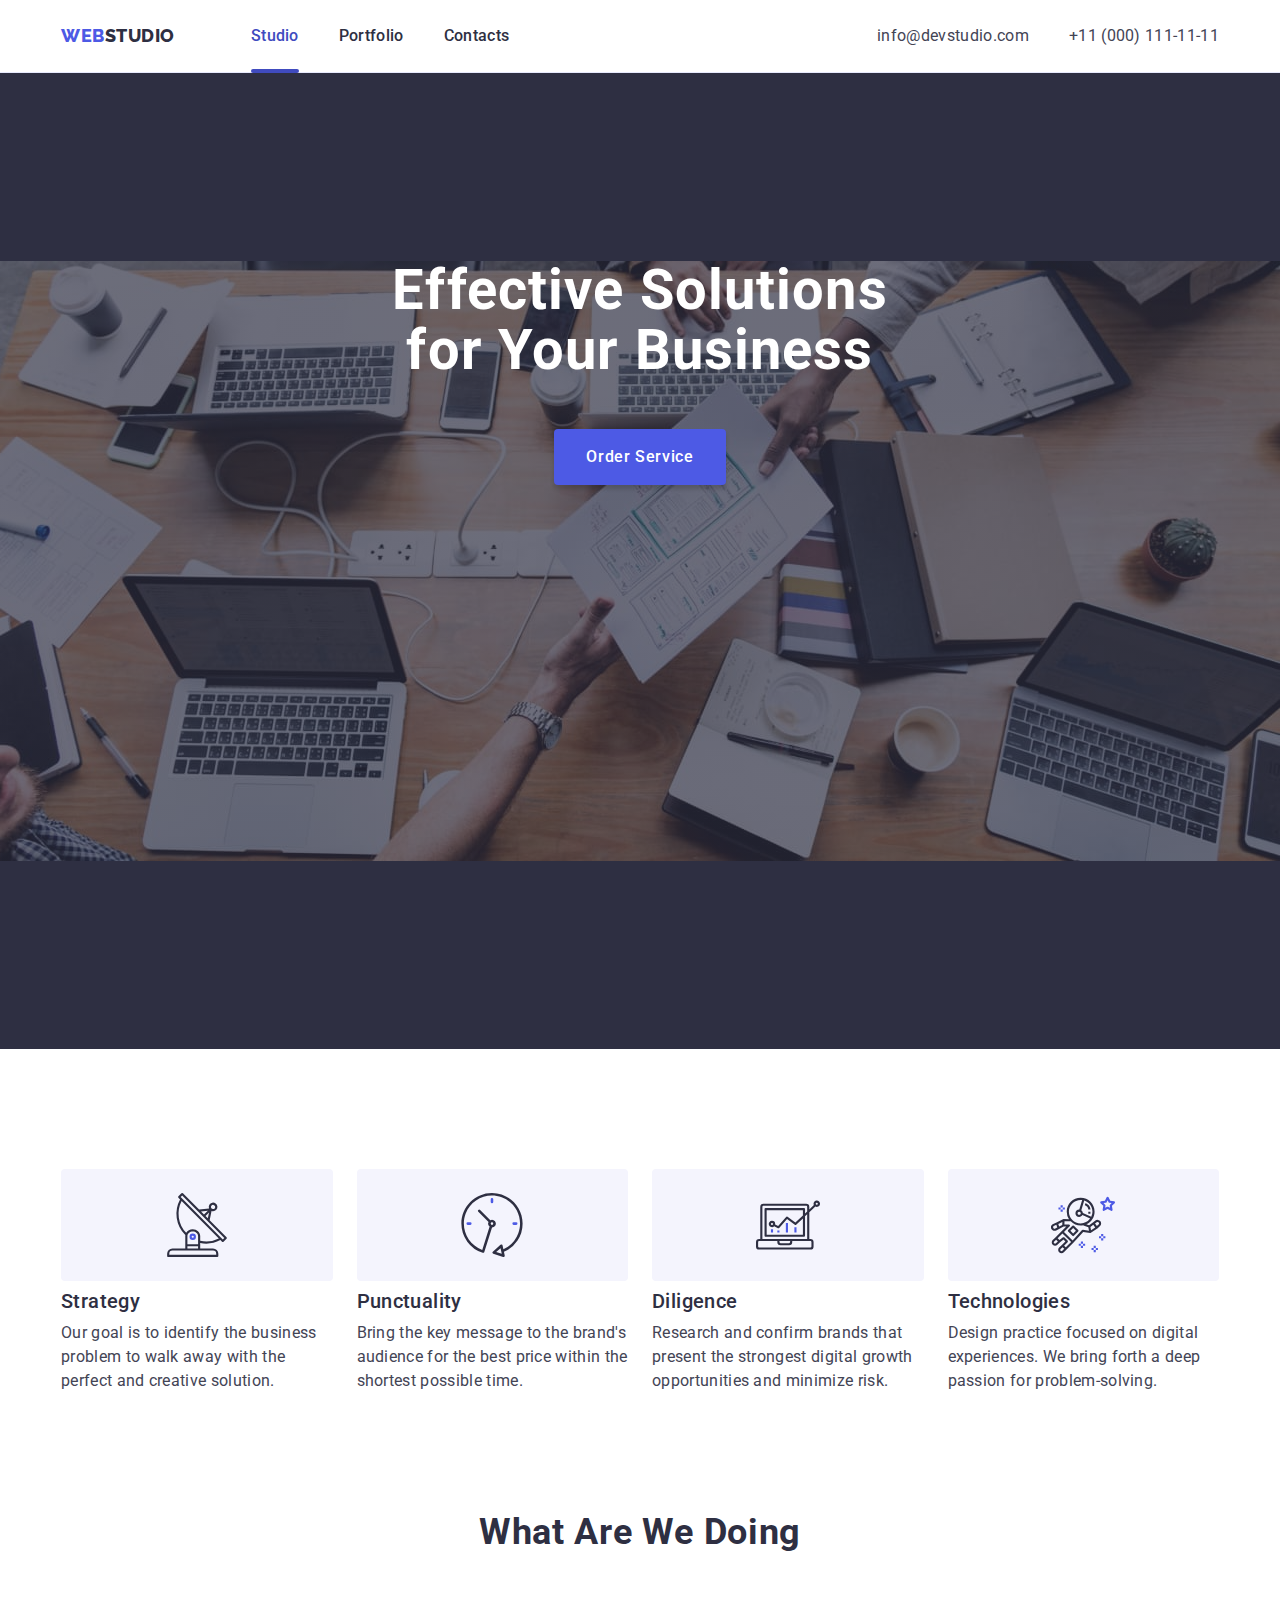
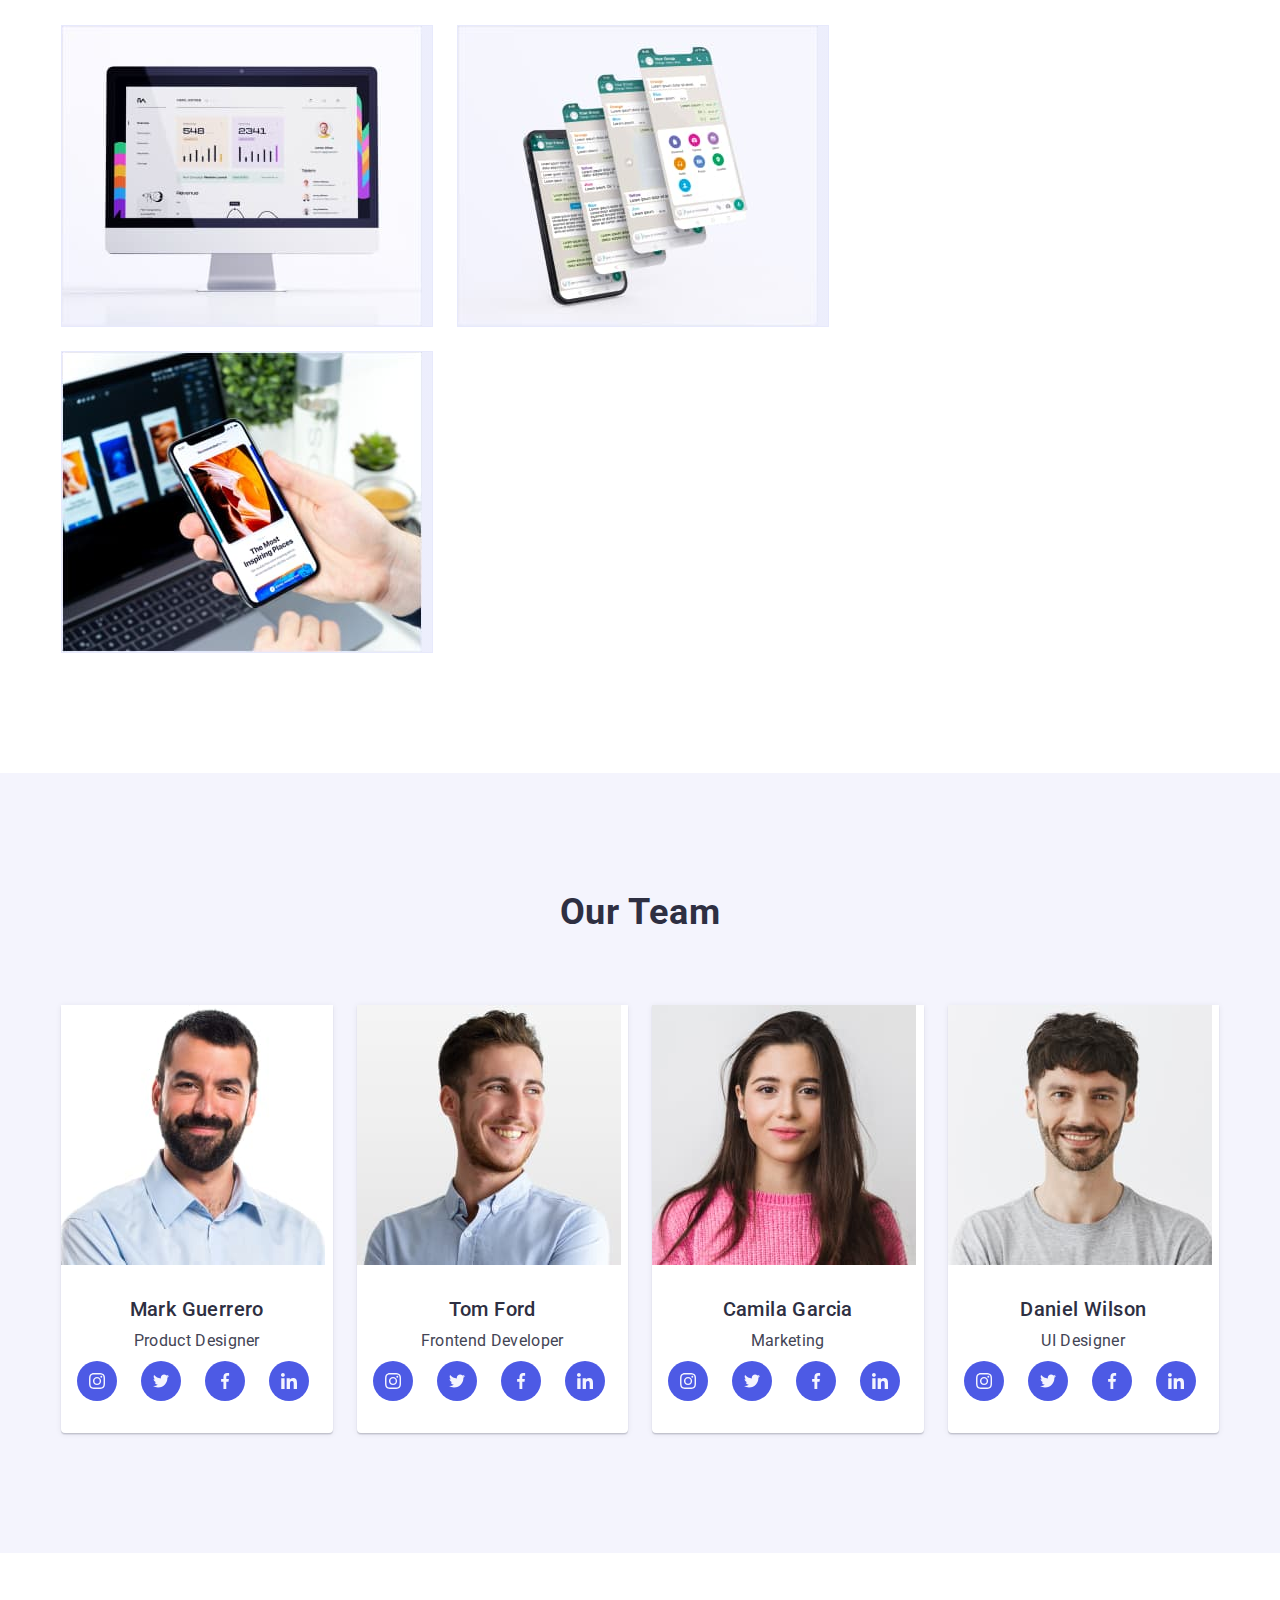
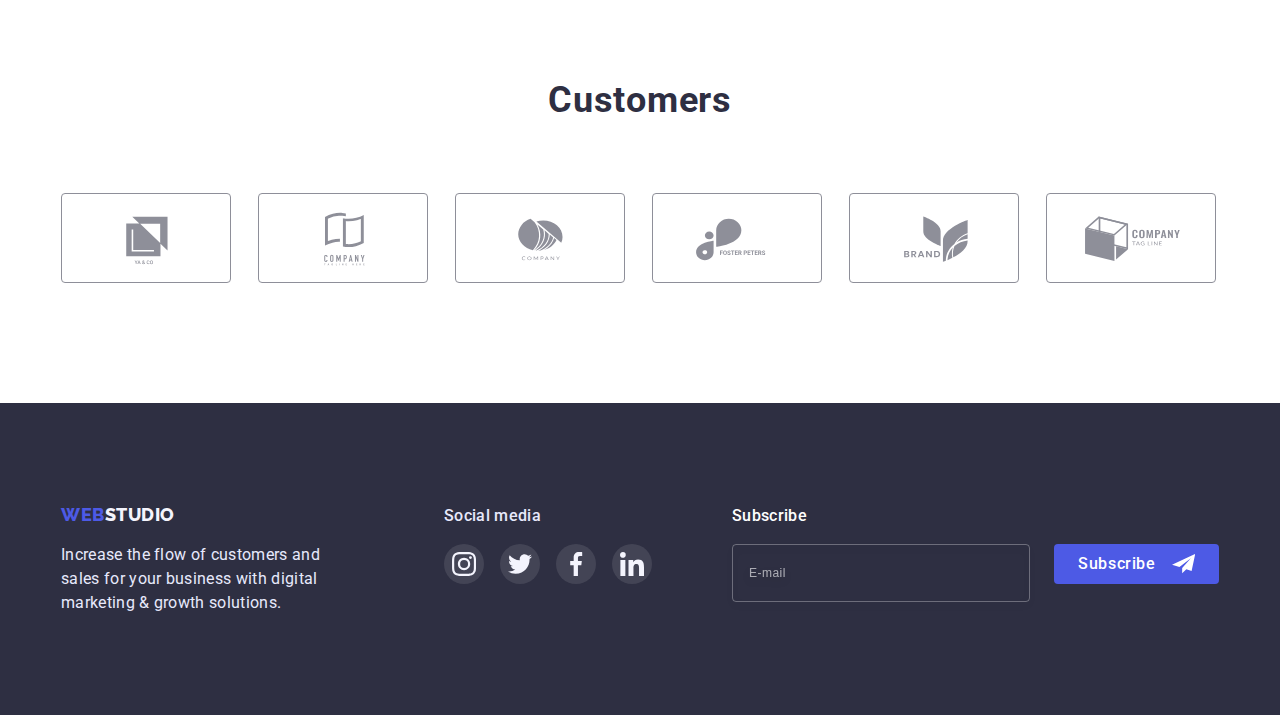
<file: index.html>
<!DOCTYPE html>
<html lang="en">
  <head>
    <meta charset="UTF-8" />
    <meta http-equiv="X-UA-Compatible" content="IE=edge" />
    <meta name="viewport" content="width=device-width, initial-scale=1.0" />
    <title>WebStudio</title>
    <link rel="preconnect" href="https://fonts.googleapis.com" />
    <link rel="preconnect" href="https://fonts.gstatic.com" crossorigin />
    <link
      href="https://fonts.googleapis.com/css2?family=Raleway:wght@800&family=Roboto:wght@400;500;700;900&display=swap"
      rel="stylesheet" />
    <link rel="stylesheet" href="./css/reset.css" />
    <link
      rel="stylesheet"
      href="https://cdnjs.cloudflare.com/ajax/libs/modern-normalize/1.1.0/modern-normalize.min.css"
      integrity="sha512-wpPYUAdjBVSE4KJnH1VR1HeZfpl1ub8YT/NKx4PuQ5NmX2tKuGu6U/JRp5y+Y8XG2tV+wKQpNHVUX03MfMFn9Q=="
      crossorigin="anonymous"
      referrerpolicy="no-referrer" />
    <link rel="stylesheet" href="./css/styles.css" />
  </head>
  <body class="body">
    <header class="header">
      <div class="container">
        <nav class="nav-section">
          <a class="logo" href="./index.html"
            >Web<span class="logo-header">Studio</span></a
          >
          <ul class="nav">
            <li class="nav-list">
              <a class="nav-link nav-link-active" href="./index.html">Studio</a>
            </li>
            <li class="nav-list">
              <a class="nav-link" href="./portfolio.html">Portfolio</a>
            </li>
            <li class="nav-list">
              <a class="nav-link" href="">Contacts</a>
            </li>
          </ul>
        </nav>
        <address class="">
          <ul class="address">
            <li>
              <a class="address-link" href="mailto:info@devstudio.com"
                >info@devstudio.com</a
              >
            </li>
            <li>
              <a class="address-link" href="tel:+110001111111"
                >+11 (000) 111-11-11</a
              >
            </li>
          </ul>
        </address>
      </div>
    </header>
    <main>
      <section class="hero">
        <div class="container">
          <div class="hero-content">
            <h1 class="hero-title">Effective Solutions for Your Business</h1>
            <button class="hero-btn" type="button" data-modal-open>
              Order Service
            </button>
          </div>
        </div>
      </section>
      <section class="skills">
        <div class="container">
          <h2 class="hidden">Skills</h2>
          <ul class="skills-list">
            <li class="skills-item">
              <div class="skills-block-icon">
                <svg class="skills-icon" width="64px" height="64px">
                  <use href="./images/icons.svg#icon-antenna" />
                </svg>
              </div>
              <h3 class="skills-subtitle">Strategy</h3>
              <p class="skills-text">
                Our goal is to identify the business problem to walk away with
                the perfect and creative solution.
              </p>
            </li>
            <li class="skills-item">
              <div class="skills-block-icon">
                <svg class="skills-icon" width="64px" height="64px">
                  <use href="./images/icons.svg#icon-clock" />
                </svg>
              </div>
              <h3 class="skills-subtitle">Punctuality</h3>
              <p class="skills-text">
                Bring the key message to the brand's audience for the best price
                within the shortest possible time.
              </p>
            </li>
            <li class="skills-item">
              <div class="skills-block-icon">
                <svg class="skills-icon" width="64px" height="64px">
                  <use href="./images/icons.svg#icon-diagram" />
                </svg>
              </div>
              <h3 class="skills-subtitle">Diligence</h3>
              <p class="skills-text">
                Research and confirm brands that present the strongest digital
                growth opportunities and minimize risk.
              </p>
            </li>
            <li class="skills-item">
              <div class="skills-block-icon">
                <svg class="skills-icon" width="64px" height="64px">
                  <use href="./images/icons.svg#icon-astronaut" />
                </svg>
              </div>
              <h3 class="skills-subtitle">Technologies</h3>
              <p class="skills-text">
                Design practice focused on digital experiences. We bring forth a
                deep passion for problem-solving.
              </p>
            </li>
          </ul>
        </div>
      </section>
      <section class="doing">
        <div class="container">
          <h2 class="doing-title">What are we doing</h2>
          <ul class="doing-list">
            <li class="doing-item">
              <img
                src="./images/home/work/desktop.jpg"
                alt="Image desktop app"
                width="360"
                height="300" />
            </li>
            <li class="doing-item">
              <img
                src="./images/home/work/mobile.jpg"
                alt="Image mobile app"
                width="360"
                height="300" />
            </li>
            <li class="doing-item">
              <img
                src="./images/home/work/adaptive.jpg"
                alt="Image adaptive app"
                width="360"
                height="300" />
            </li>
          </ul>
        </div>
      </section>
      <section class="team">
        <div class="container">
          <h2 class="team-title">Our Team</h2>
          <ul class="team-list">
            <li class="team-item">
              <img
                src="./images/home/team/mark.jpg"
                alt="Photo Mark Guerrero"
                width="264"
                height="260" />
              <div class="team-content">
                <h3 class="team-subtitle">Mark Guerrero</h3>
                <p class="team-text">Product Designer</p>
                <ul class="team-social-list">
                  <li class="team-social-item">
                    <a
                      class="team-social-link"
                      href="https://www.instagram.com"
                      target="_blank">
                      <svg class="team-social-icon" width="16px" height="16px">
                        <use href="./images/icons.svg#icon-instagram" />
                      </svg>
                    </a>
                  </li>
                  <li class="team-social-item">
                    <a
                      class="team-social-link"
                      href="https://twitter.com"
                      target="_blank">
                      <svg class="team-social-icon" width="16px" height="16px">
                        <use href="./images/icons.svg#icon-twitter" />
                      </svg>
                    </a>
                  </li>
                  <li class="team-social-item">
                    <a
                      class="team-social-link"
                      href="https://www.facebook.com"
                      target="_blank">
                      <svg class="team-social-icon" width="16px" height="16px">
                        <use href="./images/icons.svg#icon-facebook" />
                      </svg>
                    </a>
                  </li>
                  <li class="team-social-item">
                    <a
                      class="team-social-link"
                      href="https://www.linkedin.com"
                      target="_blank">
                      <svg class="team-social-icon" width="16px" height="16px">
                        <use href="./images/icons.svg#icon-linkedin" />
                      </svg>
                    </a>
                  </li>
                </ul>
              </div>
            </li>
            <li class="team-item">
              <img
                src="./images/home/team/tom.jpg"
                alt="Photo Tom Ford"
                width="264"
                height="260" />
              <div class="team-content">
                <h3 class="team-subtitle">Tom Ford</h3>
                <p class="team-text">Frontend Developer</p>
                <ul class="team-social-list">
                  <li class="team-social-item">
                    <a
                      class="team-social-link"
                      href="https://www.instagram.com"
                      target="_blank">
                      <svg class="team-social-icon" width="16px" height="16px">
                        <use href="./images/icons.svg#icon-instagram" />
                      </svg>
                    </a>
                  </li>
                  <li class="team-social-item">
                    <a
                      class="team-social-link"
                      href="https://twitter.com"
                      target="_blank">
                      <svg class="team-social-icon" width="16px" height="16px">
                        <use href="./images/icons.svg#icon-twitter" />
                      </svg>
                    </a>
                  </li>
                  <li class="team-social-item">
                    <a
                      class="team-social-link"
                      href="https://www.facebook.com"
                      target="_blank">
                      <svg class="team-social-icon" width="16px" height="16px">
                        <use href="./images/icons.svg#icon-facebook" />
                      </svg>
                    </a>
                  </li>
                  <li class="team-social-item">
                    <a
                      class="team-social-link"
                      href="https://www.linkedin.com"
                      target="_blank">
                      <svg class="team-social-icon" width="16px" height="16px">
                        <use href="./images/icons.svg#icon-linkedin" />
                      </svg>
                    </a>
                  </li>
                </ul>
              </div>
            </li>
            <li class="team-item">
              <img
                src="./images/home/team/camila.jpg"
                alt="Photo Camila Garcia"
                width="264"
                height="260" />
              <div class="team-content">
                <h3 class="team-subtitle">Camila Garcia</h3>
                <p class="team-text">Marketing</p>
                <ul class="team-social-list">
                  <li class="team-social-item">
                    <a
                      class="team-social-link"
                      href="https://www.instagram.com"
                      target="_blank">
                      <svg class="team-social-icon" width="16px" height="16px">
                        <use href="./images/icons.svg#icon-instagram" />
                      </svg>
                    </a>
                  </li>
                  <li class="team-social-item">
                    <a
                      class="team-social-link"
                      href="https://twitter.com"
                      target="_blank">
                      <svg class="team-social-icon" width="16px" height="16px">
                        <use href="./images/icons.svg#icon-twitter" />
                      </svg>
                    </a>
                  </li>
                  <li class="team-social-item">
                    <a
                      class="team-social-link"
                      href="https://www.facebook.com"
                      target="_blank">
                      <svg class="team-social-icon" width="16px" height="16px">
                        <use href="./images/icons.svg#icon-facebook" />
                      </svg>
                    </a>
                  </li>
                  <li class="team-social-item">
                    <a
                      class="team-social-link"
                      href="https://www.linkedin.com"
                      target="_blank">
                      <svg class="team-social-icon" width="16px" height="16px">
                        <use href="./images/icons.svg#icon-linkedin" />
                      </svg>
                    </a>
                  </li>
                </ul>
              </div>
            </li>
            <li class="team-item">
              <img
                src="./images/home/team/daniel.jpg"
                alt="Photo Daniel Wilson"
                width="264"
                height="260" />
              <div class="team-content">
                <h3 class="team-subtitle">Daniel Wilson</h3>
                <p class="team-text">UI Designer</p>
                <ul class="team-social-list">
                  <li class="team-social-item">
                    <a
                      class="team-social-link"
                      href="https://www.instagram.com"
                      target="_blank">
                      <svg class="team-social-icon" width="16px" height="16px">
                        <use href="./images/icons.svg#icon-instagram" />
                      </svg>
                    </a>
                  </li>
                  <li class="team-social-item">
                    <a
                      class="team-social-link"
                      href="https://twitter.com"
                      target="_blank">
                      <svg class="team-social-icon" width="16px" height="16px">
                        <use href="./images/icons.svg#icon-twitter" />
                      </svg>
                    </a>
                  </li>
                  <li class="team-social-item">
                    <a
                      class="team-social-link"
                      href="https://www.facebook.com"
                      target="_blank">
                      <svg class="team-social-icon" width="16px" height="16px">
                        <use href="./images/icons.svg#icon-facebook" />
                      </svg>
                    </a>
                  </li>
                  <li class="team-social-item">
                    <a
                      class="team-social-link"
                      href="https://www.linkedin.com"
                      target="_blank">
                      <svg class="team-social-icon" width="16px" height="16px">
                        <use href="./images/icons.svg#icon-linkedin" />
                      </svg>
                    </a>
                  </li>
                </ul>
              </div>
            </li>
          </ul>
        </div>
      </section>
      <section class="customers">
        <div class="container">
          <h2 class="customers-title">Customers</h2>
          <ul class="customers-list">
            <li class="customers-item">
              <a class="customers-link" href="" target="_blank">
                <svg width="104px" height="56px">
                  <use href="./images/icons.svg#icon-Logo_1" />
                </svg>
              </a>
            </li>
            <li class="customers-item">
              <a class="customers-link" href="" target="_blank">
                <svg width="104px" height="56px">
                  <use href="./images/icons.svg#icon-Logo_2" />
                </svg>
              </a>
            </li>
            <li class="customers-item">
              <a class="customers-link" href="" target="_blank">
                <svg width="104px" height="56px">
                  <use href="./images/icons.svg#icon-Logo_3" />
                </svg>
              </a>
            </li>
            <li class="customers-item">
              <a class="customers-link" href="" target="_blank">
                <svg width="104px" height="56px">
                  <use href="./images/icons.svg#icon-Logo_4" />
                </svg>
              </a>
            </li>
            <li class="customers-item">
              <a class="customers-link" href="" target="_blank">
                <svg width="104px" height="56px">
                  <use href="./images/icons.svg#icon-Logo_5" />
                </svg>
              </a>
            </li>
            <li class="customers-item">
              <a class="customers-link" href="" target="_blank">
                <svg width="104px" height="56px">
                  <use href="./images/icons.svg#icon-Logo_6" />
                </svg>
              </a>
            </li>
          </ul>
        </div>
      </section>
    </main>
    <footer class="footer">
      <div class="container">
        <div class="footer-content">
          <a class="logo" href="./index.html"
            >Web<span class="logo-footer">Studio</span></a
          >
          <p class="footer-text">
            Increase the flow of customers and sales for your business with
            digital marketing & growth solutions.
          </p>
        </div>
        <div class="social">
          <p class="social-title">Social media</p>
          <ul class="social-list">
            <li>
              <a
                class="social-link"
                href="https://www.instagram.com"
                target="_blank">
                <svg width="24px" height="24px">
                  <use href="./images/icons.svg#icon-instagram" />
                </svg>
              </a>
            </li>
            <li>
              <a
                class="social-link"
                href="https://twitter.com"
                target="_blank">
                <svg width="24px" height="24px">
                  <use href="./images/icons.svg#icon-twitter" />
                </svg>
              </a>
            </li>
            <li>
              <a
                class="social-link"
                href="https://www.facebook.com"
                target="_blank">
                <svg width="24px" height="24px">
                  <use href="./images/icons.svg#icon-facebook" />
                </svg>
              </a>
            </li>
            <li>
              <a
                class="social-link"
                href="https://www.linkedin.com"
                target="_blank">
                <svg width="24px" height="24px">
                  <use href="./images/icons.svg#icon-linkedin" />
                </svg>
              </a>
            </li>
          </ul>
        </div>
        <div class="subscribe">
          <p class="subscribe-title">Subscribe</p>
          <form class="subscribe-form">
            <input
              class="subscribe-form-input"
              type="email"
              name="email"
              required
              placeholder="E-mail"
              pattern="[a-z0-9._%+-]+@[a-z0-9.-]+\.[a-z]{2,4}$" />
            <button class="subscribe-form-btn" type="submit">
              Subscribe
              <svg width="24px" height="24px">
                <use href="./images/icons.svg#icon-send" />
              </svg>
            </button>
          </form>
        </div>
      </div>
    </footer>
    <div class="backdrop is-hidden" data-modal>
      <div class="modal">
        <button class="modal-btn" type="button" data-modal-close>
          <svg class="modal-btn-icon" width="8px" height="8px">
            <use href="./images/icons.svg#icon-close" />
          </svg>
        </button>
        <form
          class="form"
          name="signup_form"
          method="POST"
          action="javascript:void(0)"
          novalidate>
          <p class="form-title">
            Leave your contacts and we will call you back
          </p>
          <label class="form-label"
            ><span class="form-label-title">Name</span>
            <span class="form-label-section">
              <input
                class="form-label-input"
                type="text"
                name="name"
                autocomplete="given-name"
                required
                pattern="[a-zA-Zа-яА-ЯіІїЇ]{1,20}+$" />
              <svg class="form-icon" width="18px" height="18px">
                <use href="./images/icons.svg#icon-person" />
              </svg>
            </span>
          </label>
          <label class="form-label"
            ><span class="form-label-title">Phone</span>
            <span class="form-label-section">
              <input
                class="form-label-input"
                type="tel"
                name="tel"
                autocomplete="tel"
                title="xxx-xxx-xx-xx"
                pattern="[0-9]{3}-[0-9]{3}-[0-9]{2}-[0-9]{2}" />
              <svg class="form-icon" width="18px" height="18px">
                <use href="./images/icons.svg#icon-phone" />
              </svg>
            </span>
          </label>
          <label class="form-label"
            ><span class="form-label-title">Email</span>
            <span class="form-label-section">
              <input
                class="form-label-input"
                type="email"
                name="email"
                autocomplete="email"
                required
                pattern="[a-z0-9._%+-]+@[a-z0-9.-]+\.[a-z]{2,4}$" />
              <svg class="form-icon" width="18px" height="18px">
                <use href="./images/icons.svg#icon-email" />
              </svg>
            </span>
          </label>
          <label class="form-label"
            ><span class="form-label-title">Comment</span>
            <textarea
              class="form-label-placeholder"
              name="feedback"
              rows="5"
              placeholder="Text input"
              required></textarea>
          </label>
          <label class="form-checkbox" for="checkbox">
            <input
              class="form-checkbox-input hidden"
              id="checkbox"
              type="checkbox"
              name="accept" />
            <span class="form-checkbox-new">
              <svg class="form-checkbox-icon" width="10px" height="8px">
                <use href="./images/icons.svg#icon-ok" />
              </svg>
            </span>
            <span class="form-checkbox-text">
              I accept the terms and conditions of the
              <a class="form-checkbox-link" href="">Privacy Policy</a>
            </span>
          </label>
          <button class="form-btn" type="submit">Send</button>
        </form>
      </div>
    </div>
    <script src="./js/modal.js"></script>
  </body>
</html>
</file>
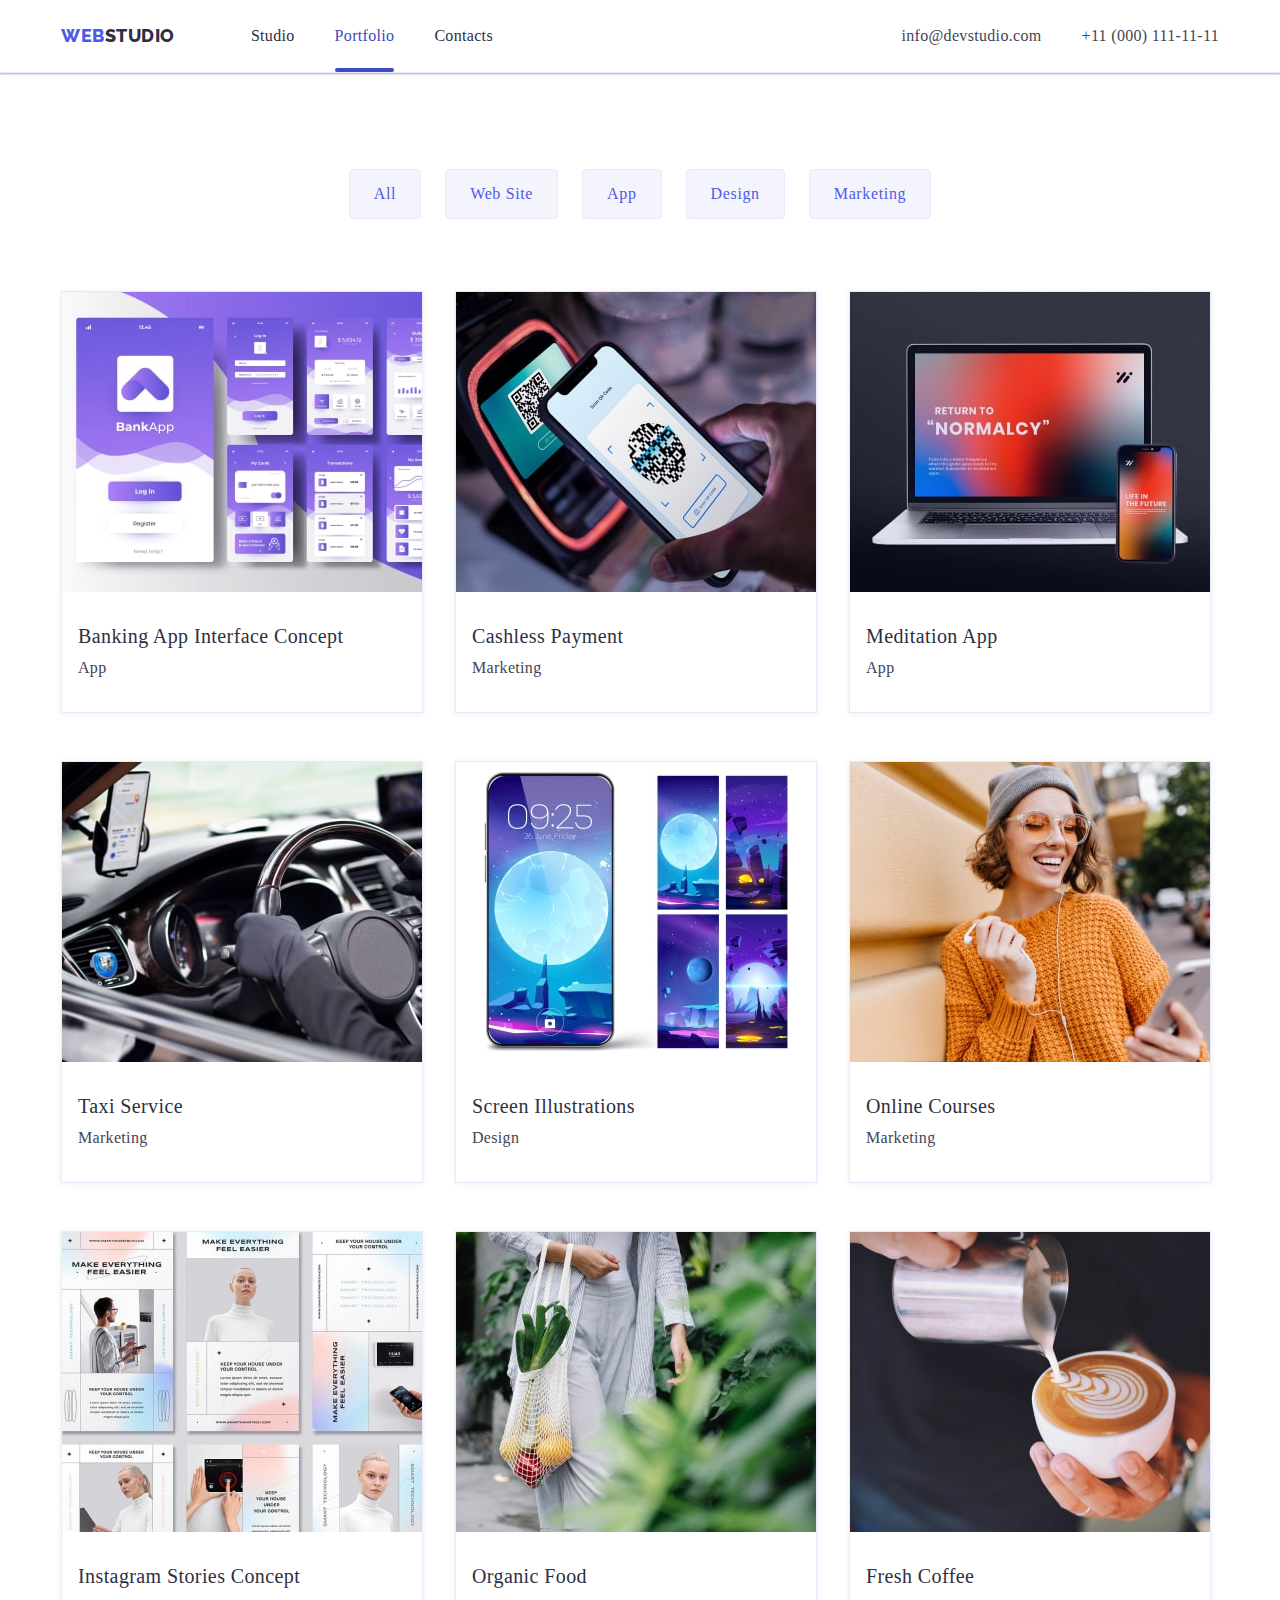
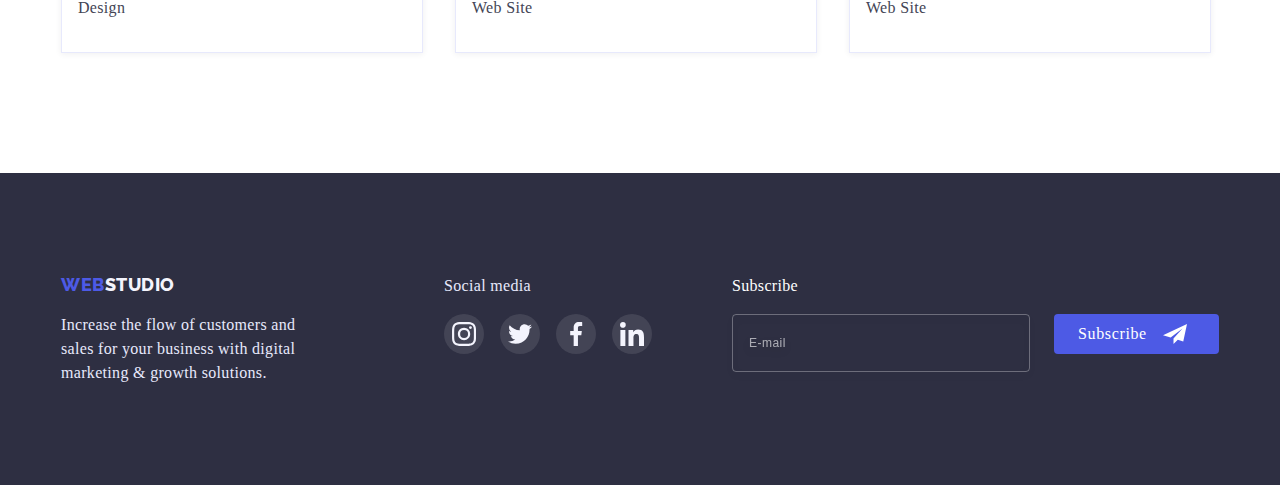
<file: portfolio.html>
<!DOCTYPE html>
<html lang="en">
  <head>
    <meta charset="UTF-8" />
    <meta http-equiv="X-UA-Compatible" content="IE=edge" />
    <meta name="viewport" content="width=device-width, initial-scale=1.0" />
    <title>WebStudio</title>
    <link rel="preconnect" href="https://fonts.googleapis.com" />
    <link rel="preconnect" href="https://fonts.gstatic.com" crossorigin />
    <link
      href="https://fonts.googleapis.com/css2?family=Raleway:wght@800&family=Roboto:wght@400;500;700;900&display=swap"
      rel="stylesheet" />
    <link rel="stylesheet" href="./css/reset.css" />
    <link
      rel="stylesheet"
      href="https://cdnjs.cloudflare.com/ajax/libs/modern-normalize/1.1.0/modern-normalize.min.css"
      integrity="sha512-wpPYUAdjBVSE4KJnH1VR1HeZfpl1ub8YT/NKx4PuQ5NmX2tKuGu6U/JRp5y+Y8XG2tV+wKQpNHVUX03MfMFn9Q=="
      crossorigin="anonymous"
      referrerpolicy="no-referrer" />
    <link rel="stylesheet" href="./css/styles.css" />
  </head>
  <body>
    <header class="header">
      <div class="container">
        <nav class="nav-section">
          <a class="logo" href="./index.html"
            >Web<span class="logo-header">Studio</span></a
          >
          <ul class="nav">
            <li class="nav-list">
              <a class="nav-link" href="./index.html">Studio</a>
            </li>
            <li>
              <a class="nav-link nav-link-active" href="./portfolio.html">Portfolio</a>
            </li>
            <li>
              <a class="nav-link" href="">Contacts</a>
            </li>
          </ul>
        </nav>
        <address class="">
          <ul class="address">
            <li>
              <a class="address-link" href="mailto:info@devstudio.com"
                >info@devstudio.com</a
              >
            </li>
            <li>
              <a class="address-link" href="tel:+110001111111"
                >+11 (000) 111-11-11</a
              >
            </li>
          </ul>
        </address>
      </div>
    </header>
    <main>
      <section class="work">
        <div class="container">
          <h1 class="hidden">Portfolio</h1>
          <ul class="work-list-btn">
            <li><button class="work-btn" type="button">All</button></li>
            <li><button class="work-btn" type="button">Web Site</button></li>
            <li><button class="work-btn" type="button">App</button></li>
            <li><button class="work-btn" type="button">Design</button></li>
            <li><button class="work-btn" type="button">Marketing</button></li>
          </ul>
          <h2 class="hidden">Work</h2>
          <ul class="work-list">
            <li class="work-item">
              <a class="work-link" href="">
                <div class="work-image">
                  <img
                    src="./images/portfolio/banking_app.jpg"
                    alt="An image of an example of a banking application"
                    width="360"
                    height="300" />
                  <p class="work-overlay">
                    14 Stylish and User-Friendly App Design Concepts · Task
                    Manager App · Calorie Tracker App · Exotic Fruit Ecommerce
                    App · Cloud Storage App
                  </p>
                </div>
                <div class="work-content">
                  <h3 class="work-subtitle">Banking App Interface Concept</h3>
                  <p class="work-text">App</p>
                </div>
              </a>
            </li>
            <li class="work-item">
              <a class="work-link" href=""
                ><div class="work-image">
                  <img
                    src="./images/portfolio/cashless_payment.jpg"
                    alt="Image of payment by QR code"
                    width="360"
                    height="300" />
                  <p class="work-overlay">
                    14 Stylish and User-Friendly App Design Concepts · Task
                    Manager App · Calorie Tracker App · Exotic Fruit Ecommerce App
                    · Cloud Storage App
                  </p>
                </div>
                <div class="work-content">
                  <h3 class="work-subtitle">Cashless Payment</h3>
                  <p class="work-text">Marketing</p>
                </div>
              </a>
            </li>
            <li class="work-item">
              <a class="work-link" href=""
                ><div class="work-image">
                  <img
                    src="./images/portfolio/meditaion_app.jpg"
                    alt="An image of a laptop and a smartphone"
                    width="360"
                    height="300" />
                  <p class="work-overlay">
                    14 Stylish and User-Friendly App Design Concepts · Task
                    Manager App · Calorie Tracker App · Exotic Fruit Ecommerce
                    App · Cloud Storage App
                  </p>
                </div>
                <div class="work-content">
                  <h3 class="work-subtitle">Meditation App</h3>
                  <p class="work-text">App</p>
                </div>
              </a>
            </li>
            <li class="work-item">
              <a class="work-link" href=""
                ><div class="work-image">
                  <img
                    src="./images/portfolio/taxi_service.jpg"
                    alt="Image of a car"
                    width="360"
                    height="300" />
                  <p class="work-overlay">
                    14 Stylish and User-Friendly App Design Concepts · Task
                    Manager App · Calorie Tracker App · Exotic Fruit Ecommerce
                    App · Cloud Storage App
                  </p>
                </div>
                <div class="work-content">
                  <h3 class="work-subtitle">Taxi Service</h3>
                  <p class="work-text">Marketing</p>
                </div>
              </a>
            </li>
            <li class="work-item">
              <a class="work-link" href=""
                ><div class="work-image">
                  <img
                    src="./images/portfolio/screen_illustrations.jpg"
                    alt="Image of screenshots"
                    width="360"
                    height="300" />
                  <p class="work-overlay">
                    14 Stylish and User-Friendly App Design Concepts · Task
                    Manager App · Calorie Tracker App · Exotic Fruit Ecommerce
                    App · Cloud Storage App
                  </p>
                </div>
                <div class="work-content">
                  <h3 class="work-subtitle">Screen Illustrations</h3>
                  <p class="work-text">Design</p>
                </div>
              </a>
            </li>
            <li class="work-item">
              <a class="work-link" href=""
                ><div class="work-image">
                  <img
                    src="./images/portfolio/online_courses.jpg"
                    alt="Image of a girl with a smartphone"
                    width="360"
                    height="300" />
                  <p class="work-overlay">
                    14 Stylish and User-Friendly App Design Concepts · Task
                    Manager App · Calorie Tracker App · Exotic Fruit Ecommerce
                    App · Cloud Storage App
                  </p>
                </div>
                <div class="work-content">
                  <h3 class="work-subtitle">Online Courses</h3>
                  <p class="work-text">Marketing</p>
                </div>
              </a>
            </li>
            <li class="work-item">
              <a class="work-link" href=""
                ><div class="work-image">
                  <img
                    src="./images/portfolio/instagram_stories.jpg"
                    alt="Instagram Stories concept image"
                    width="360"
                    height="300" />
                  <p class="work-overlay">
                    14 Stylish and User-Friendly App Design Concepts · Task
                    Manager App · Calorie Tracker App · Exotic Fruit Ecommerce
                    App · Cloud Storage App
                  </p>
                </div>
                <div class="work-content">
                  <h3 class="work-subtitle">Instagram Stories Concept</h3>
                  <p class="work-text">Design</p>
                </div>
              </a>
            </li>
            <li class="work-item">
              <a class="work-link" href=""
                ><div class="work-image">
                  <img
                    src="./images/portfolio/organic_food.jpg"
                    alt="Image of fruits and vegetables in a bag"
                    width="360"
                    height="300" />
                  <p class="work-overlay">
                    14 Stylish and User-Friendly App Design Concepts · Task
                    Manager App · Calorie Tracker App · Exotic Fruit Ecommerce
                    App · Cloud Storage App
                  </p>
                </div>
                <div class="work-content">
                  <h3 class="work-subtitle">Organic Food</h3>
                  <p class="work-text">Web Site</p>
                </div>
              </a>
            </li>
            <li class="work-item">
              <a class="work-link" href=""
                ><div class="work-image">
                  <img
                    src="./images/portfolio/fresh_coffee.jpg"
                    alt="Image of a barista pouring coffee"
                    width="360"
                    height="300" />
                  <p class="work-overlay">
                    14 Stylish and User-Friendly App Design Concepts · Task
                    Manager App · Calorie Tracker App · Exotic Fruit Ecommerce App
                    · Cloud Storage App
                  </p>
                </div>
                <div class="work-content">
                  <h3 class="work-subtitle">Fresh Coffee</h3>
                  <p class="work-text">Web Site</p>
                </div>
              </a>
            </li>
          </ul>
        </div>
      </section>
    </main>
    <footer class="footer">
      <div class="container">
        <div class="footer-content">
          <a class="logo" href="./index.html"
            >Web<span class="logo-footer">Studio</span></a
          >
          <p class="footer-text">
            Increase the flow of customers and sales for your business with
            digital marketing & growth solutions.
          </p>
        </div>
        <div class="social">
          <p class="social-title">Social media</p>
          <ul class="social-list">
            <li>
              <a
                class="social-link"
                href="https://www.instagram.com"
                target="_blank">
                <svg width="24px" height="24px">
                  <use href="./images/icons.svg#icon-instagram" />
                </svg>
              </a>
            </li>
            <li>
              <a
                class="social-link"
                href="https://twitter.com"
                target="_blank">
                <svg width="24px" height="24px">
                  <use href="./images/icons.svg#icon-twitter" />
                </svg>
              </a>
            </li>
            <li>
              <a
                class="social-link"
                href="https://www.facebook.com"
                target="_blank">
                <svg width="24px" height="24px">
                  <use href="./images/icons.svg#icon-facebook" />
                </svg>
              </a>
            </li>
            <li>
              <a
                class="social-link"
                href="https://www.linkedin.com"
                target="_blank">
                <svg width="24px" height="24px">
                  <use href="./images/icons.svg#icon-linkedin" />
                </svg>
              </a>
            </li>
          </ul>
        </div>
        <div class="subscribe">
          <p class="subscribe-title">Subscribe</p>
          <form class="subscribe-form">
            <input
              class="subscribe-form-input"
              type="email"
              name="email"
              required
              placeholder="E-mail"
              pattern="[a-z0-9._%+-]+@[a-z0-9.-]+\.[a-z]{2,4}$" />
            <button class="subscribe-form-btn" type="submit">
              Subscribe
              <svg width="24px" height="24px">
                <use href="./images/icons.svg#icon-send" />
              </svg>
            </button>
          </form>
        </div>
      </div>
    </footer>
  </body>
</html>
</file>
<file: css/styles.css>
.body {
  color: #434455;
  font-size: 16px;
  font-family: Roboto, sans-serif;
  background: #fff;
}

.container {
  width: 100%;
  max-width: 1158px;
  margin: 0 auto;
  padding: 0 15px;
}

.hidden {
  position: absolute;
  width: 1px;
  height: 1px;
  margin: -1px;
  padding: 0;
  overflow: hidden;
  white-space: nowrap;
  border: 0;
  clip: rect(0 0 0 0);
  -webkit-clip-path: inset(100%);
          clip-path: inset(100%);
}

.logo {
  color: #4d5ae5;
  font-weight: 800;
  font-size: 18px;
  font-family: Raleway, sans-serif;
  line-height: 1.33;
  letter-spacing: 0.03em;
  text-transform: uppercase;
}

.logo-header {
  color: #2e2f42;
}

.logo-footer {
  color: #f4f4fd;
}

.header {
  border-bottom: 1px solid #e7e9fc;
  box-shadow: 0 2px 1px rgb(46 47 66 / 8%), 0 1px 1px rgb(46 47 66 / 16%), 0 1px 6px rgb(46 47 66 / 8%);
}

.header .container {
  display: flex;
  align-items: center;
  justify-content: space-between;
  padding-top: 24px;
  padding-bottom: 24px;
}

.nav {
  display: flex;
  gap: 40px;
}

.nav-section {
  display: flex;
  gap: 76px;
  align-items: center;
}

.nav-link {
  position: relative;
  color: #2e2f42;
  font-weight: 500;
  line-height: 1.5;
  letter-spacing: 0.02em;
  transition: color 250ms cubic-bezier(0.4, 0, 0.2, 1);
}

.nav-link:is(:hover, :focus) {
  color: #404bbf;
}

.nav-link-active {
  color: #404bbf;
}

.nav-link-active::after {
  position: absolute;
  bottom: -28px;
  display: block;
  width: 100%;
  height: 4px;
  background-color: #404bbf;
  border-radius: 2px;
  content: "";
}

.address {
  display: flex;
  gap: 40px;
}

.address-link {
  color: #434455;
  font-weight: 400;
  line-height: 1.5;
  letter-spacing: 0.02em;
  transition: color 250ms cubic-bezier(0.4, 0, 0.2, 1);
}

.address-link:is(:hover, :focus) {
  color: #404bbf;
}

.hero {
  height: 600px;
  padding-top: 188px;
  padding-bottom: 188px;
  background-color: #2e2f42;
  background-image: linear-gradient(rgb(46 47 66 / 70%), rgb(46 47 66 / 70%)), url("../images/home/hero/people-office.jpg");
  background-repeat: no-repeat;
  background-position: center;
  background-size: 1440px auto;
}

.hero-title {
  max-width: 500px;
  margin: 0 auto;
  color: #fff;
  font-weight: 700;
  font-size: 56px;
  line-height: 1.07;
  letter-spacing: 0.02em;
  text-align: center;
}

.hero-btn {
  display: block;
  margin: 48px auto 0;
  padding: 16px 32px;
  color: #fff;
  font-weight: 500;
  line-height: 1.5;
  letter-spacing: 0.04em;
  background-color: #4d5ae5;
  border-radius: 4px;
  box-shadow: 0 4px 4px rgb(0 0 0 / 15%);
  transition: background-color 250ms cubic-bezier(0.4, 0, 0.2, 1);
}

.hero-btn:is(:hover, :focus) {
  background-color: #404bbf;
}

.skills {
  padding-top: 120px;
  padding-bottom: 120px;
}

.skills-list {
  display: flex;
  flex-wrap: wrap;
  gap: 24px;
}

.skills-item {
  flex-basis: calc((100% - 72px) / 4);
}

.skills-block-icon {
  display: flex;
  justify-content: center;
  height: 112px;
  background-color: #f4f4fd;
  border-radius: 4px;
}

.skills-subtitle {
  margin: 8px 0;
  color: #2e2f42;
  font-weight: 500;
  font-size: 20px;
  line-height: 1.2;
  letter-spacing: 0.02em;
}

.skills-text {
  font-weight: 400;
  line-height: 1.5;
  letter-spacing: 0.02em;
}

.doing {
  padding-bottom: 120px;
}

.doing-title {
  margin-bottom: 72px;
  color: #2e2f42;
  font-weight: 700;
  font-size: 36px;
  line-height: 1.11;
  letter-spacing: 0.02em;
  text-align: center;
  text-transform: capitalize;
}

.doing-list {
  display: flex;
  flex-wrap: wrap;
  gap: 24px;
}

.doing-item {
  flex-basis: calc((100% - 48px) / 3);
  background-image: linear-gradient(rgb(77 90 229 / 10%), rgb(77 90 229 / 10%));
  background-blend-mode: soft-light, normal;
  border: 1px solid #e7e9fc;
}

.team {
  padding-top: 120px;
  padding-bottom: 120px;
  background-color: #f4f4fd;
}

.team-title {
  margin-bottom: 72px;
  color: #2e2f42;
  font-weight: 700;
  font-size: 36px;
  line-height: 1.11;
  letter-spacing: 0.02em;
  text-align: center;
  text-transform: capitalize;
}

.team-list {
  display: flex;
  flex-wrap: wrap;
  gap: 24px;
}

.team-content {
  padding: 32px 16px;
}

.team-subtitle {
  margin-bottom: 8px;
  color: #2e2f42;
  font-weight: 500;
  font-size: 20px;
  line-height: 1.2;
  letter-spacing: 0.02em;
  text-align: center;
}

.team-item {
  flex-basis: calc((100% - 72px) / 4);
  background-color: #fff;
  border-radius: 0 0 4px 4px;
  box-shadow: 0 1px 6px rgb(46 47 66 / 8%), 0 1px 1px rgb(46 47 66 / 16%), 0 2px 1px rgb(46 47 66 / 8%);
}

.team-text {
  margin-bottom: 8px;
  font-weight: 400;
  line-height: 1.5;
  letter-spacing: 0.02em;
  text-align: center;
}

.team-social-list {
  display: flex;
  gap: 24px;
}

.team-social-link {
  display: flex;
  justify-content: center;
  width: 40px;
  height: 40px;
  background-color: #4d5ae5;
  border-radius: 50%;
  transition: background-color 250ms cubic-bezier(0.4, 0, 0.2, 1);
}

.team-social-link:is(:hover, :focus) {
  background-color: #404bbf;
}

.customers {
  padding-top: 128px;
  padding-bottom: 120px;
}

.customers-title {
  margin-bottom: 72px;
  color: #2e2f42;
  font-weight: 700;
  font-size: 36px;
  line-height: 1.11;
  letter-spacing: 0.02em;
  text-align: center;
  text-transform: capitalize;
}

.customers-list {
  display: flex;
  flex-wrap: wrap;
  gap: 24px;
}

.customers-item {
  flex-basis: calc((100% - 120px) / 6);
}

.customers-link {
  display: flex;
  justify-content: center;
  width: 168px;
  height: 88px;
  border: 1px solid #8e8f99;
  border-radius: 4px;
  transition: border-color 250ms cubic-bezier(0.4, 0, 0.2, 1), fill 250ms cubic-bezier(0.4, 0, 0.2, 1);
  fill: #8e8f99;
}

.customers-link:is(:hover, :focus) {
  border-color: #404bbf;
  fill: #404bbf;
}

.footer {
  padding-top: 100px;
  padding-bottom: 100px;
  background-color: #2e2f42;
}

.footer .container {
  display: flex;
  align-items: baseline;
  justify-content: space-between;
}

.footer-content {
  max-width: 264px;
  margin-right: 120px;
}

.footer-text {
  margin-top: 16px;
  color: #e7e9fc;
  font-weight: 400;
  line-height: 1.5;
  letter-spacing: 0.02em;
}

.social {
  margin-right: 80px;
}

.social-title {
  color: #e7e9fc;
  font-weight: 500;
  line-height: 1.5;
  letter-spacing: 0.02em;
}

.social-list {
  display: flex;
  gap: 16px;
  margin-top: 16px;
}

.social-link {
  display: flex;
  justify-content: center;
  width: 40px;
  height: 40px;
  background-color: rgb(255 255 255 / 10%);
  border-radius: 50%;
  transition: background-color 250ms cubic-bezier(0.4, 0, 0.2, 1);
}

.social-link:is(:hover, :focus) {
  background-color: #31d0aa;
}

.subscribe-title {
  color: #fff;
  font-weight: 500;
  font-size: 16px;
  line-height: 1.5;
  letter-spacing: 0.02em;
}

.subscribe-form {
  display: flex;
  gap: 24px;
  margin-top: 16px;
}

.subscribe-form-input {
  align-items: center;
  width: 264px;
  height: 40px;
  padding: 8px 16px;
  color: #e7e9fc;
  font-weight: 400;
  font-size: 12px;
  line-height: 2;
  letter-spacing: 0.04em;
  background-color: transparent;
  border: 1px solid rgb(255 255 255 / 30%);
  border-radius: 4px;
  -webkit-filter: drop-shadow(0 4px 4px rgb(0 0 0 / 15%));
          filter: drop-shadow(0 4px 4px rgb(0 0 0 / 15%));
  transition: border-color 250ms cubic-bezier(0.4, 0, 0.2, 1);
}

.subscribe-form-input:focus {
  border-color: #4d5ae5;
  outline: none;
}

.subscribeinput::-webkit-input-placeholder {
  color: rgb(255 255 255 / 60%);
}

.subscribeinput::-moz-placeholder {
  color: rgb(255 255 255 / 60%);
}

.subscribeinput:-ms-input-placeholder {
  color: rgb(255 255 255 / 60%);
}

.subscribeinput::-ms-input-placeholder {
  color: rgb(255 255 255 / 60%);
}

.subscribeinput::placeholder {
  color: rgb(255 255 255 / 60%);
}

.subscribeinput::input-placeholder {
  color: rgb(255 255 255 / 60%);
}

.subscribeinput:input-placeholder {
  color: rgb(255 255 255 / 60%);
}

.subscribeinput::input-placeholder {
  color: rgb(255 255 255 / 60%);
}

.subscribe-form-input::-webkit-input-placeholder {
  color: rgb(255 255 255 / 60%);
}

.subscribe-form-input::-moz-placeholder {
  color: rgb(255 255 255 / 60%);
}

.subscribe-form-input:-ms-input-placeholder {
  color: rgb(255 255 255 / 60%);
}

.subscribe-form-input::-ms-input-placeholder {
  color: rgb(255 255 255 / 60%);
}

.subscribe-form-input::placeholder {
  color: rgb(255 255 255 / 60%);
}

.subscribe-form-btn {
  display: flex;
  gap: 16px;
  align-items: center;
  width: 165px;
  height: 40px;
  padding: 8px 24px;
  color: #fff;
  font-weight: 500;
  font-size: 16px;
  line-height: 1.5;
  letter-spacing: 0.04em;
  text-align: center;
  background: #4d5ae5;
  border-radius: 4px;
  transition: background-color 250ms cubic-bezier(0.4, 0, 0.2, 1);
}

.subscribe-form-btn:is(:hover, :focus) {
  background-color: #404bbf;
}

.backdrop {
  position: fixed;
  top: 0;
  left: 0;
  z-index: 100;
  width: 100%;
  height: 100%;
  background-color: rgb(46 47 66 / 40%);
  transition: opacity 250ms cubic-bezier(0.4, 0, 0.2, 1);
}

.backdrop.is-hidden {
  visibility: hidden;
  opacity: 0;
  pointer-events: none;
}

.modal {
  position: absolute;
  top: 50%;
  left: 50%;
  width: 408px;
  padding: 72px 24px 24px;
  background-color: #fcfcfc;
  border-radius: 4px;
  box-shadow: 0 1px 1px rgb(0 0 0 / 14%), 0 1px 3px rgb(0 0 0 / 12%), 0 2px 1px rgb(0 0 0 / 20%);
  transform: translate(-50%, -50%);
}

.modal-btn {
  position: absolute;
  top: 24px;
  right: 24px;
  display: flex;
  align-items: center;
  justify-content: center;
  width: 24px;
  height: 24px;
  background-color: #e7e9fc;
  border: 1px solid rgb(0 0 0 / 10%);
  border-radius: 50%;
  transition: border 250ms cubic-bezier(0.4, 0, 0.2, 1), background-color 250ms cubic-bezier(0.4, 0, 0.2, 1), fill 250ms cubic-bezier(0.4, 0, 0.2, 1);
}

.modal-btn:is(:hover, :focus) {
  background-color: #404bbf;
  border: 1px solid #404bbf;
  fill: #fff;
}

.form {
  display: flex;
  flex-direction: column;
  gap: 8px;
}

.form-title {
  margin-bottom: 16px;
  font-weight: 500;
  font-size: 16px;
  line-height: 1.5;
  letter-spacing: 0.02em;
  text-align: center;
}

.form-icon {
  position: absolute;
  top: 50%;
  left: 16px;
  transform: translate(0, -50%);
}

.form-label {
  position: relative;
  fill: #2e2f42;
}

.form-label-title {
  color: #8e8f99;
  font-weight: 400;
  font-size: 12px;
  line-height: 1.33;
  letter-spacing: 0.04em;
}

.form-label-section {
  position: relative;
  display: block;
  margin-top: 4px;
}

.form-label-input {
  width: 100%;
  height: 40px;
  padding: 8px 16px 8px 36px;
  font-weight: 400;
  font-size: 12px;
  line-height: 1.33;
  letter-spacing: 0.04em;
  background-color: #fcfcfc;
  border: 1px solid rgb(33 33 33 / 20%);
  border-radius: 4px;
  transition: border-color 250ms cubic-bezier(0.4, 0, 0.2, 1);
}

.form-label-input:focus {
  border-color: #4d5ae5;
  outline: none;
}

.form-label-input:focus + .form-icon {
  fill: #4d5ae5;
}

.form-label-placeholder {
  display: block;
  width: 100%;
  height: 120px;
  margin-top: 4px;
  margin-bottom: 8px;
  padding: 8px 16px;
  font-weight: 400;
  font-size: 12px;
  line-height: 1.33;
  letter-spacing: 0.04em;
  background-color: #fcfcfc;
  border: 1px solid rgb(33 33 33 / 20%);
  border-radius: 4px;
  transition: border-color 250ms cubic-bezier(0.4, 0, 0.2, 1);
  resize: none;
}

.formplaceholder::-webkit-input-placeholder {
  color: rgb(117 117 117 / 50%);
}

.formplaceholder::-moz-placeholder {
  color: rgb(117 117 117 / 50%);
}

.formplaceholder:-ms-input-placeholder {
  color: rgb(117 117 117 / 50%);
}

.formplaceholder::-ms-input-placeholder {
  color: rgb(117 117 117 / 50%);
}

.formplaceholder::placeholder {
  color: rgb(117 117 117 / 50%);
}

.formplaceholder::input-placeholder {
  color: rgb(117 117 117 / 50%);
}

.formplaceholder:input-placeholder {
  color: rgb(117 117 117 / 50%);
}

.formplaceholder::input-placeholder {
  color: rgb(117 117 117 / 50%);
}

.form-label-placeholder::-webkit-input-placeholder {
  color: rgb(117 117 117 / 50%);
}

.form-label-placeholder::-moz-placeholder {
  color: rgb(117 117 117 / 50%);
}

.form-label-placeholder:-ms-input-placeholder {
  color: rgb(117 117 117 / 50%);
}

.form-label-placeholder::-ms-input-placeholder {
  color: rgb(117 117 117 / 50%);
}

.form-label-placeholder::placeholder {
  color: rgb(117 117 117 / 50%);
}

.form-label-placeholder:focus {
  border-color: #4d5ae5;
  outline: none;
}

.form-checkbox {
  position: relative;
  display: flex;
  margin-left: 20px;
}

.form-checkbox-new {
  position: absolute;
  top: -1px;
  width: 16px;
  height: 16px;
  margin-left: -20px;
  border: 1.25px solid #2e2f42;
  border-radius: 2px;
  cursor: pointer;
}

.form-checkbox-input {
  position: absolute;
}

.form-checkbox-input:checked + .form-checkbox-new {
  background-color: #4d5ae5;
  border-color: #4d5ae5;
  fill: #fff;
}

.form-checkbox-input:focus + .form-checkbox-new {
  outline: 1.25px solid #4d5ae5;
}

.form-checkbox-icon {
  position: absolute;
  top: 50%;
  left: 50%;
  transform: translate(-50%, -50%);
  fill: #fff;
}

.form-checkbox-text {
  color: #757575;
  font-weight: 400;
  font-size: 12px;
  line-height: 1.33;
  letter-spacing: 0.04em;
}

.form-checkbox-link {
  color: #4d5ae5;
  text-decoration: underline;
  transition: color 250ms cubic-bezier(0.4, 0, 0.2, 1);
}

.form-checkbox-link:is(:hover, :focus) {
  color: #404bbf;
}

.form-btn {
  align-items: center;
  width: 169px;
  height: 56px;
  margin: 16px auto 0;
  color: #fff;
  font-weight: 500;
  font-size: 16px;
  line-height: 1.5;
  letter-spacing: 0.04em;
  text-align: center;
  background: #4d5ae5;
  border-radius: 4px;
  box-shadow: 0 4px 4px rgb(0 0 0 / 15%);
  transition: background-color 250ms cubic-bezier(0.4, 0, 0.2, 1);
}

.form-btn:is(:hover, :focus) {
  background-color: #404bbf;
}

.work {
  padding-top: 96px;
  padding-bottom: 96px;
}

.work-list-btn {
  display: flex;
  gap: 24px;
  justify-content: center;
  margin-bottom: 72px;
}

.work-btn {
  padding: 12px 24px;
  color: #4d5ae5;
  font-weight: 500;
  line-height: 1.5;
  letter-spacing: 0.04em;
  background-color: #f4f4fd;
  border: 1px solid #e7e9fc;
  border-radius: 4px;
  transition: background-color 250ms cubic-bezier(0.4, 0, 0.2, 1), border 250ms cubic-bezier(0.4, 0, 0.2, 1), color 250ms cubic-bezier(0.4, 0, 0.2, 1), box-shadow 250ms cubic-bezier(0.4, 0, 0.2, 1);
}

.work-btn:is(:hover, :focus) {
  color: #fff;
  background-color: #404bbf;
  border: 1px solid #404bbf;
  box-shadow: 0 3px 1px rgb(0 0 0 / 10%), 0 2px 1px rgb(0 0 0 / 8%), 0 2px 2px rgb(0 0 0 / 12%);
}

.work-list {
  display: flex;
  flex-wrap: wrap;
  gap: 48px 24px;
  margin-bottom: 24px;
}

.work-item {
  display: flex;
  flex-basis: calc((100% - 48px) / 3);
}

.work-overlay {
  position: absolute;
  top: 0;
  left: 0;
  display: block;
  width: 100%;
  height: 100%;
  padding: 40px 32px;
  overflow: auto;
  color: #f4f4fd;
  font-weight: 400;
  line-height: 1.5;
  letter-spacing: 0.02em;
  background-color: #4d5ae5;
  transform: translate(0, 101%);
  transition: transform 250ms cubic-bezier(0.4, 0, 0.2, 1);
}

.work-link {
  border: 1px solid #e7e9fc;
  box-shadow: 0 1px 6px rgb(46 47 66 / 8%);
  transition: border-color 250ms cubic-bezier(0.4, 0, 0.2, 1), box-shadow 250ms cubic-bezier(0.4, 0, 0.2, 1);
}

.work-link:is(:hover, :focus) {
  border-color: #f4f4fd;
  box-shadow: 0 1px 6px rgb(46 47 66 / 8%), 0 1px 1px rgb(46 47 66 / 16%), 0 2px 1px rgb(46 47 66 / 8%);
}

.work-link:is(:hover, :focus) .work-overlay {
  transform: translate(0);
}

.work-link img {
  background-image: linear-gradient(0deg, rgb(77 90 229 / 10%), rgb(77 90 229 / 10%));
  background-blend-mode: soft-light, normal;
}

.work-image {
  position: relative;
  overflow: hidden;
}

.work-content {
  padding: 32px 16px;
}

.work-subtitle {
  margin-bottom: 8px;
  color: #2e2f42;
  font-weight: 500;
  font-size: 20px;
  line-height: 1.2;
  letter-spacing: 0.02em;
}

.work-text {
  color: #434455;
  font-weight: 400;
  line-height: 1.5;
  letter-spacing: 0.02em;
}
</file>
